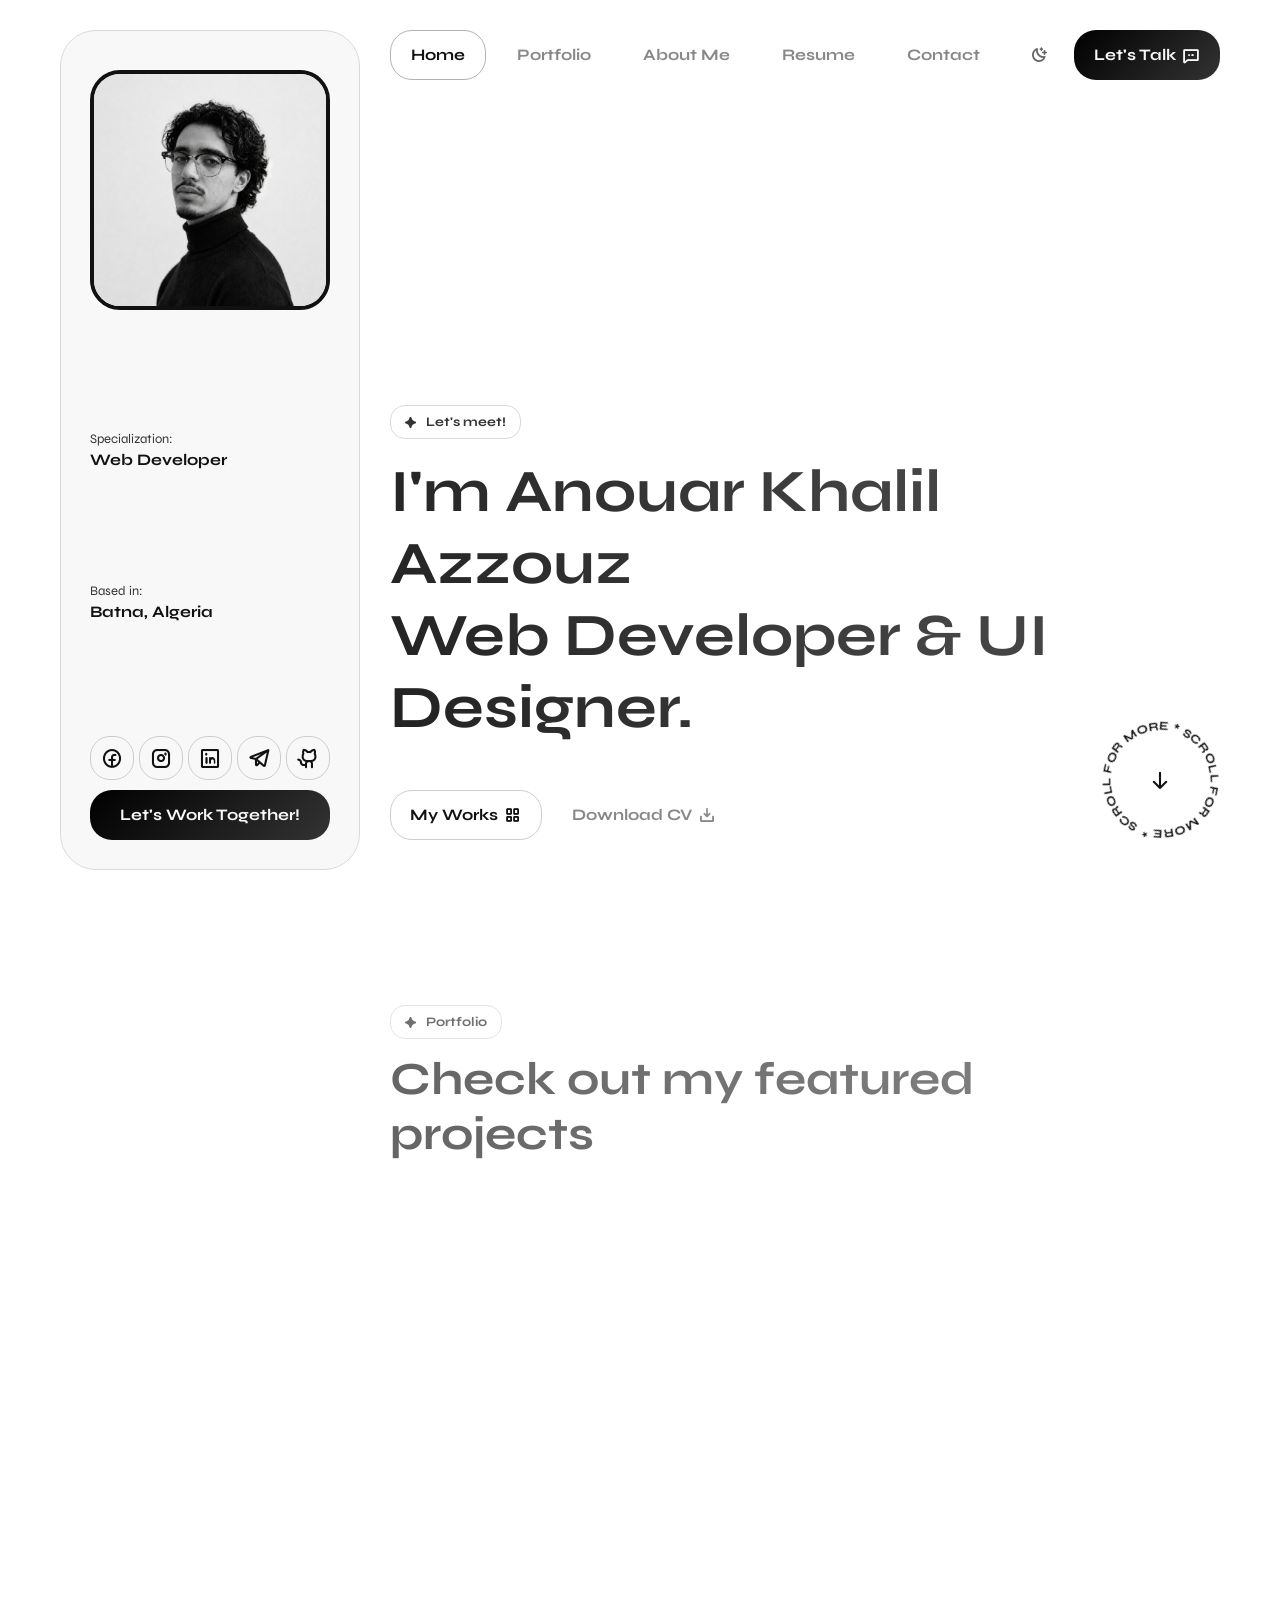
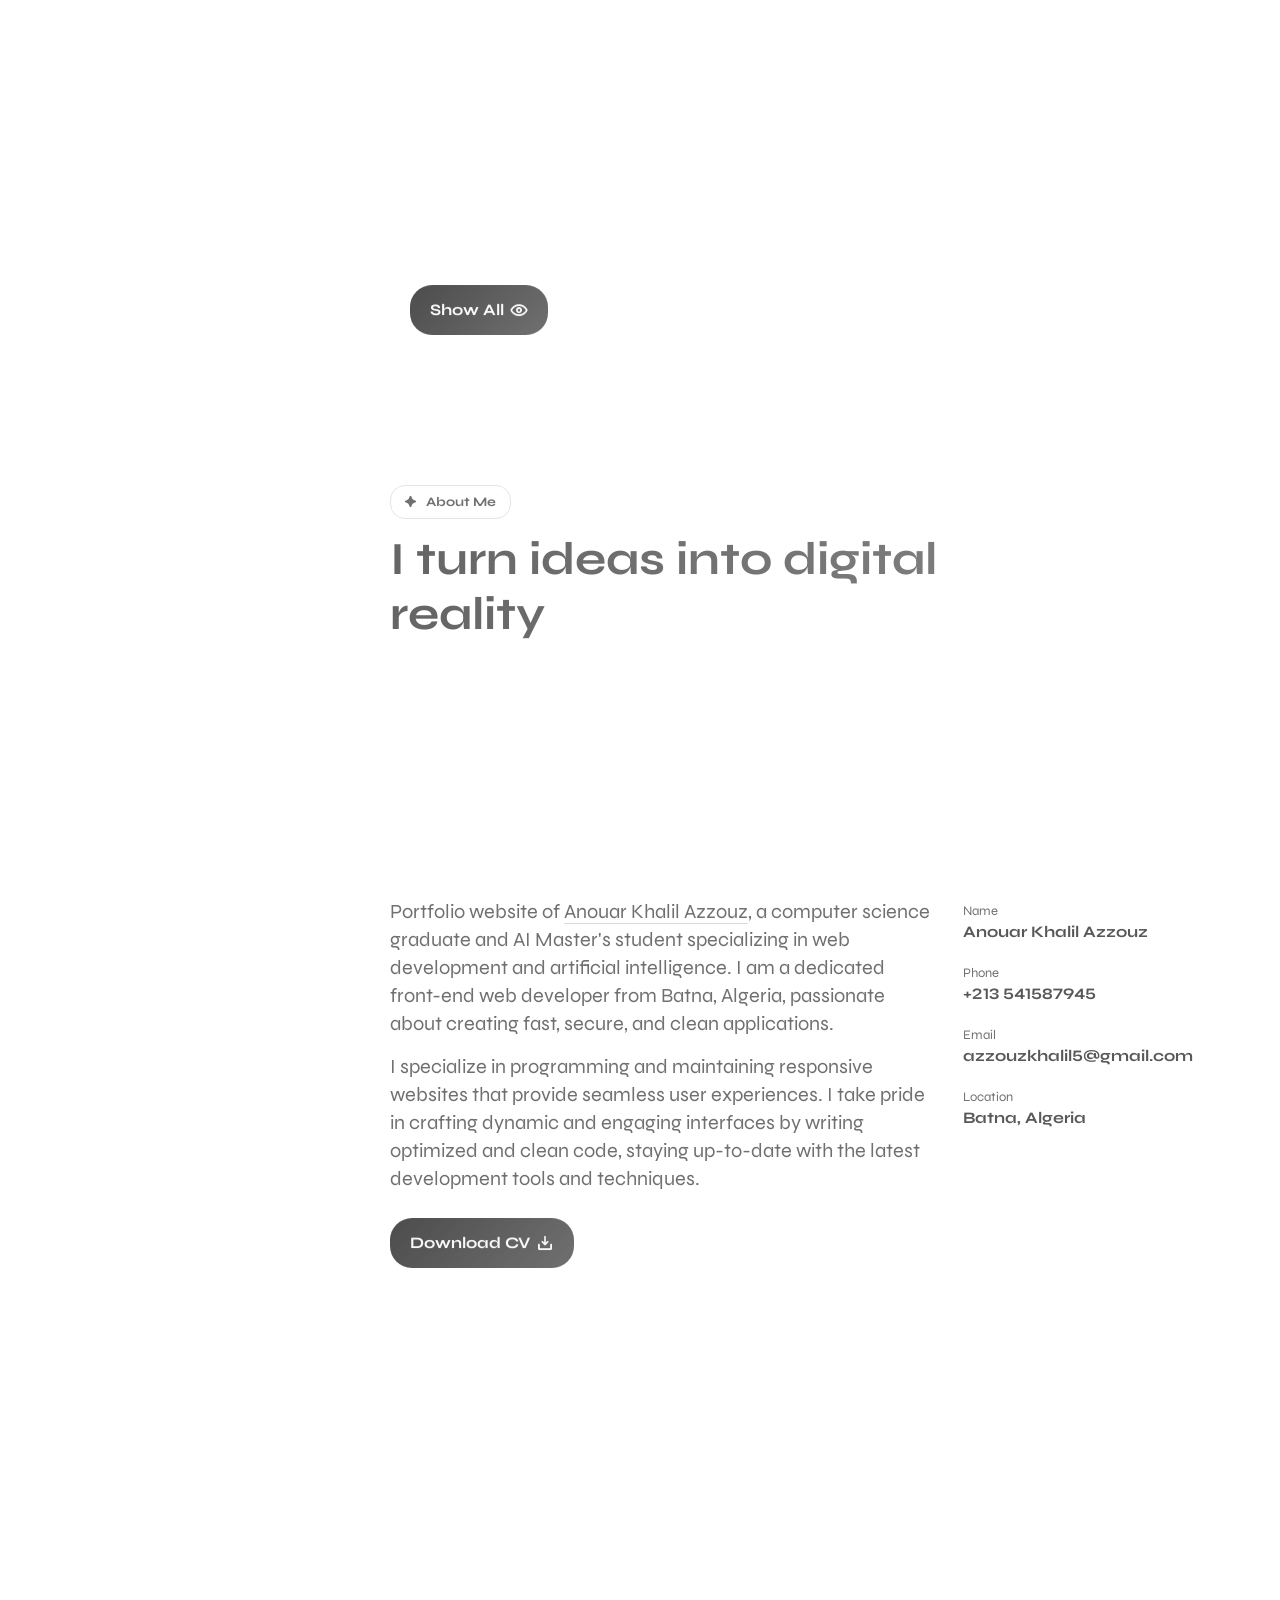
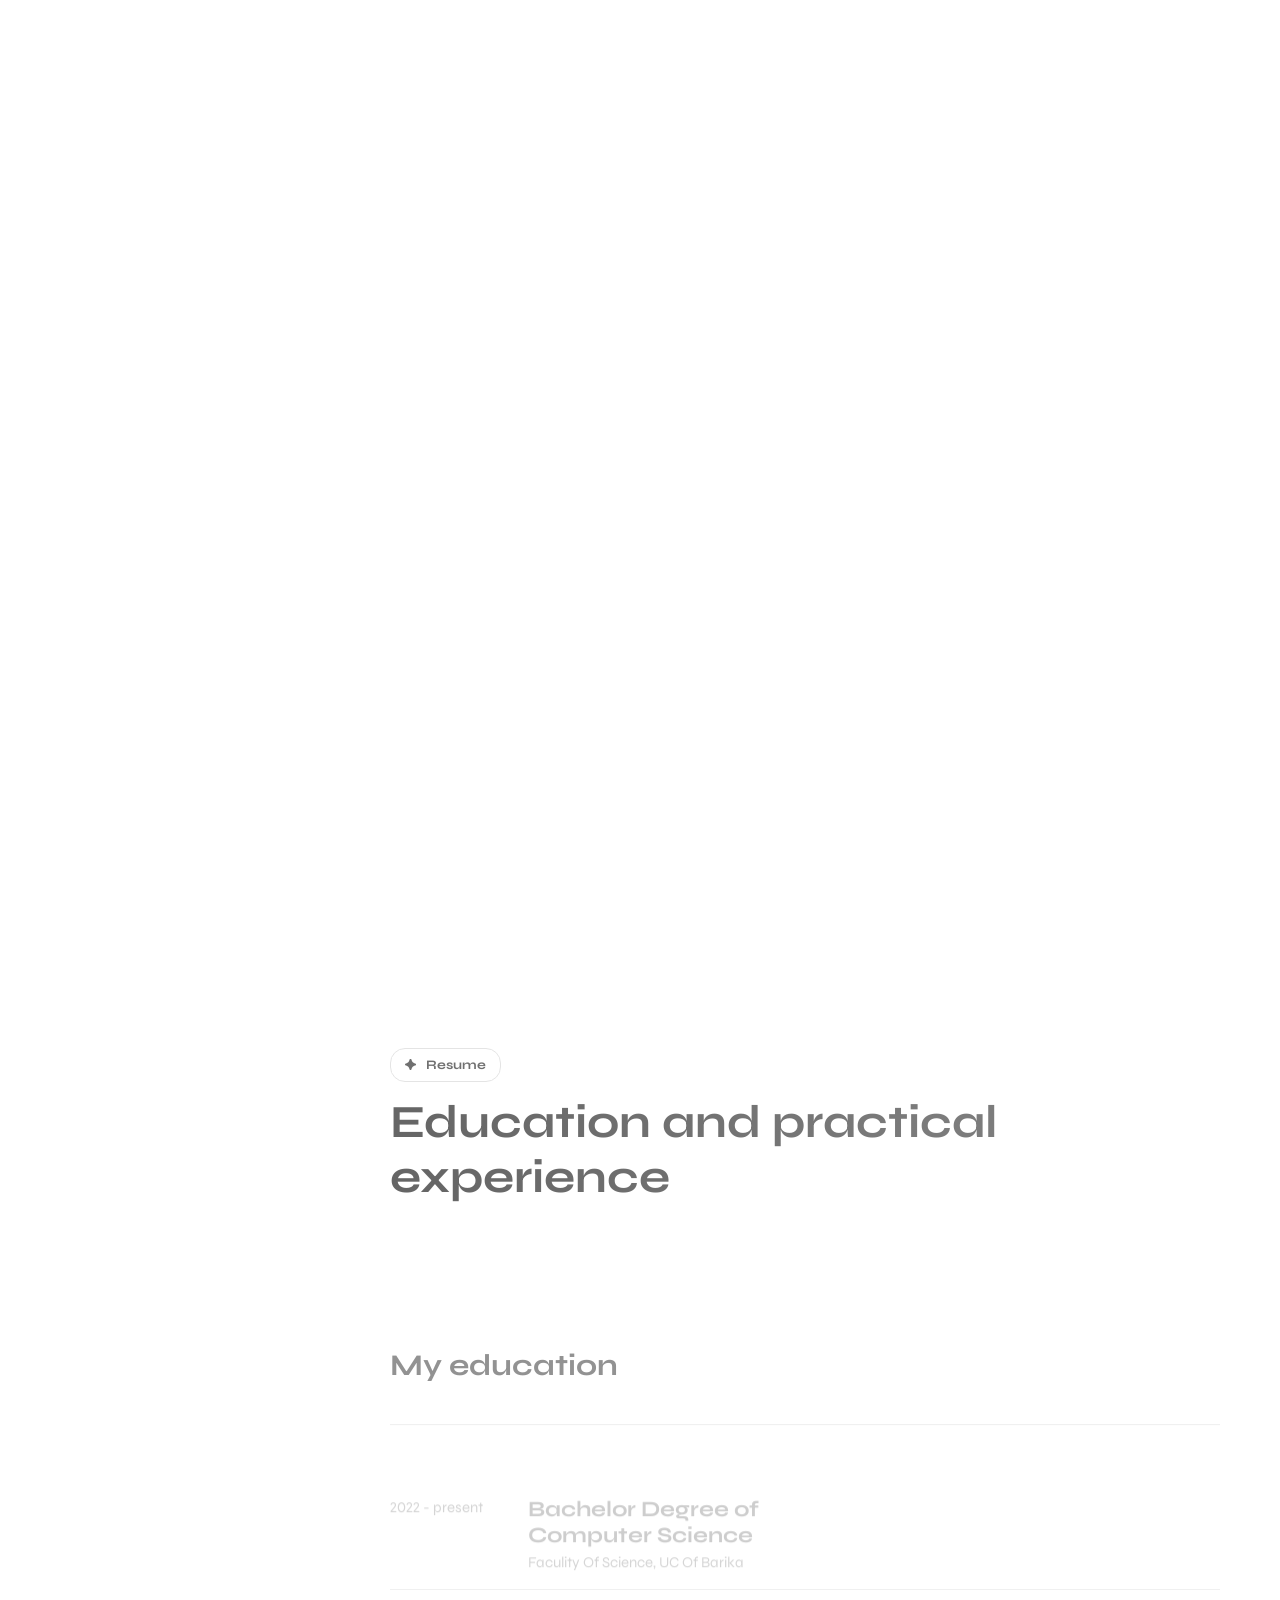
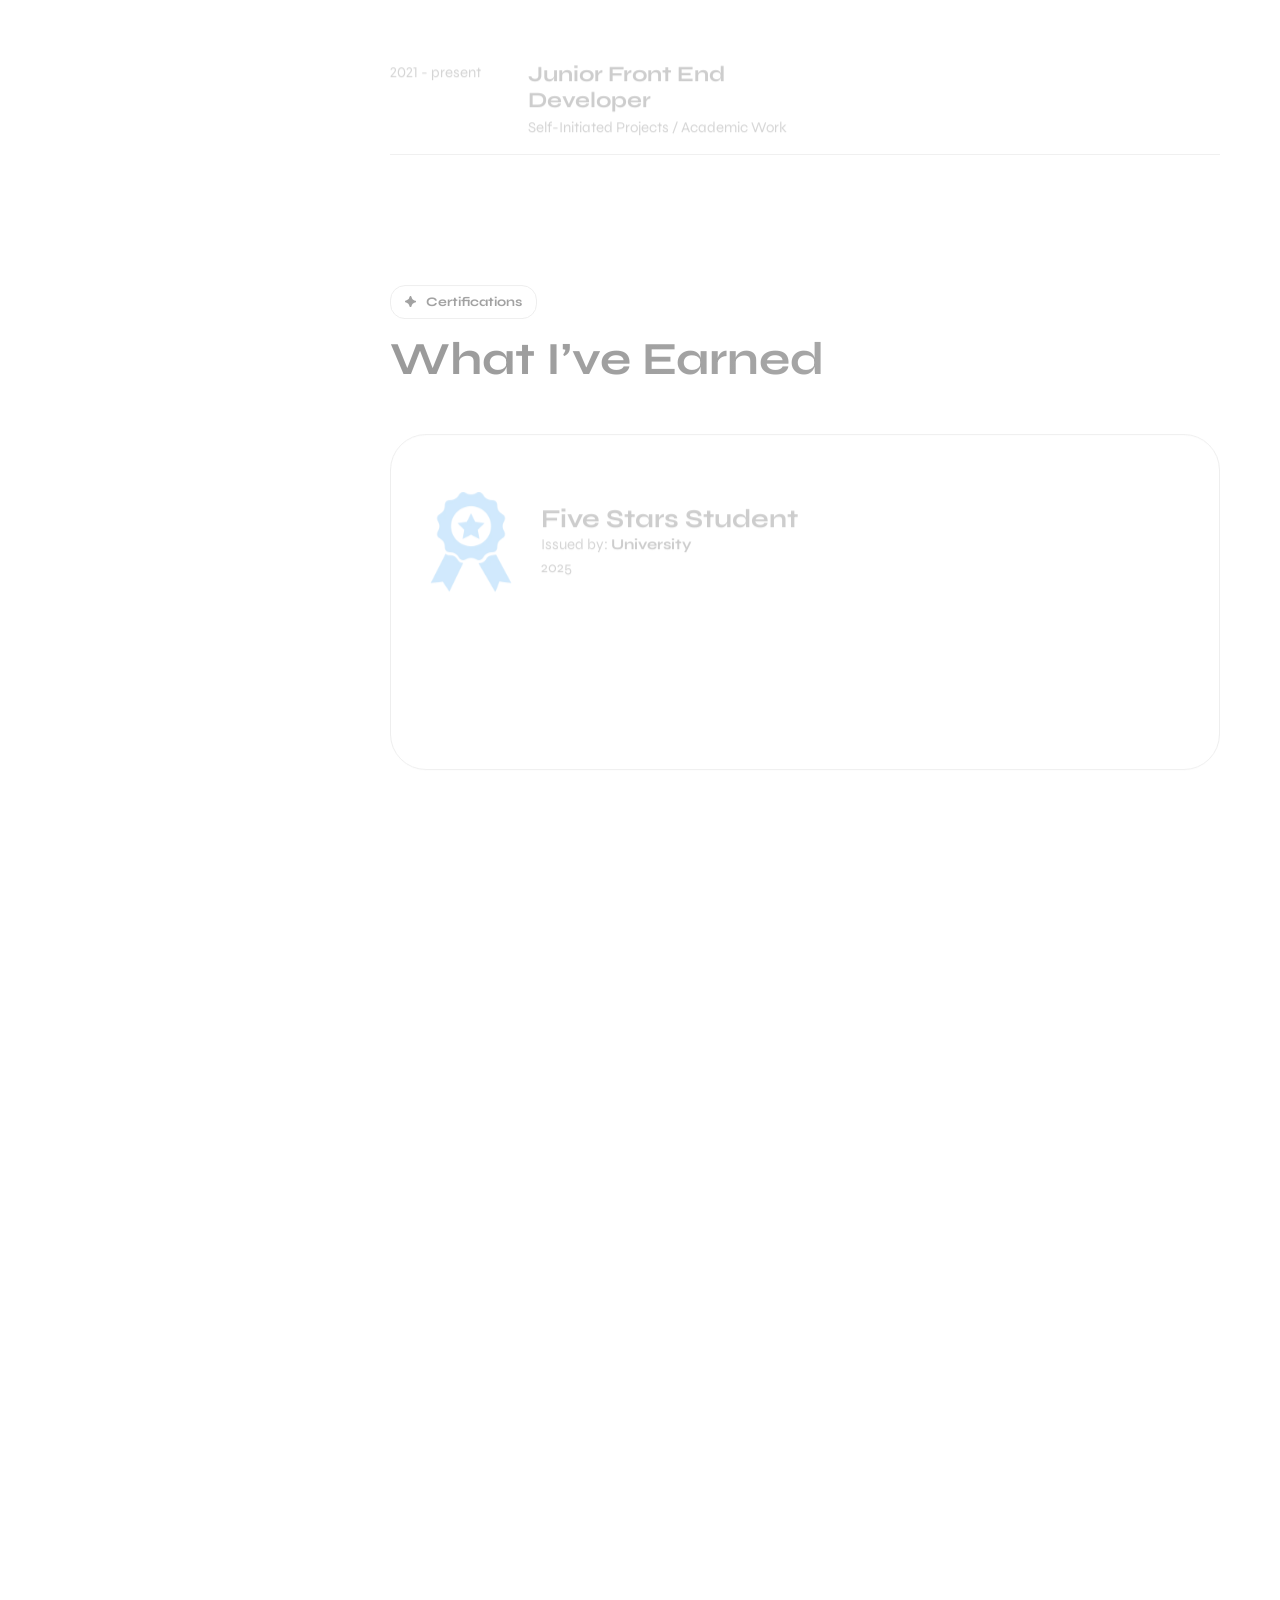
<file: index.html>
<!DOCTYPE html>
<html lang="en" dir="ltr">
  <head>
    <meta charset="UTF-8" />

    <!-- Page Title -->
    <title>Anouar Khalil Azzouz</title>

    <!-- Page Icon -->
    <link rel="icon" href="/favicon.png" type="image/png" />

    <!-- Viewport Meta-->
    <meta http-equiv="X-UA-Compatible" content="IE=edge" />
    <meta
      name="viewport"
      content="width=device-width, initial-scale=1, maximum-scale=1"
    />
    <meta name="mobile-web-app-capable" content="yes" />
    <meta
      name="google-site-verification"
      content="oonqhAjTRq9hb4JPbHHqnruYHfbL46I64xNKysS7otI"
    />
    <meta
      name="description"
      content="Portfolio website of Anouar Khalil Azzouz, a computer science graduate and AI Master's student specializing in web development and artificial intelligence."
    />
    <meta
      name="keywords"
      content="Anouar Khalil Azzouz, portfolio, website, GitHub Pages, computer science, artificial intelligence, React, web developer, Batna, Algeria"
    />
    <!-- Preconnect to Google Fonts domains -->
    <link rel="preconnect" href="https://fonts.googleapis.com" />
    <link rel="preconnect" href="https://fonts.gstatic.com" crossorigin />

    <!-- Preload the stylesheet -->
    <link
      rel="preload"
      as="style"
      href="https://fonts.googleapis.com/css2?family=Syne:wght@400..800&display=swap"
    />

    <!-- Load the stylesheet non-blocking -->
    <link
      href="https://fonts.googleapis.com/css2?family=Syne:wght@400..800&display=swap"
      rel="stylesheet"
      media="all"
      onload="this.media='all'"
    />
    <noscript>
      <link
        href="https://fonts.googleapis.com/css2?family=Syne:wght@400..800&display=swap"
        rel="stylesheet"
      />
    </noscript>

    <!-- Template Styles Start -->
    <link rel="stylesheet" href="/css/loaders/loader.css" />
    <link rel="stylesheet" href="/css/plugins.css" />
    <link rel="stylesheet" href="/css/main.css" />

    <!-- Template Styles End -->

    <!-- Custom Browser Color Start -->
    <meta
      name="theme-color"
      media="(prefers-color-scheme: light)"
      content="#dcdce7"
    />
    <meta
      name="theme-color"
      media="(prefers-color-scheme: dark)"
      content="#111111"
    />
    <meta name="msapplication-navbutton-color" content="#111111" />
    <meta name="apple-mobile-web-app-capable" content="yes" />
    <meta
      name="apple-mobile-web-app-status-bar-style"
      content="black-translucent"
    />
    <!-- Custom Browser Color End -->
  </head>

  <body>
    <!-- Loader Start -->
    <div id="loader" class="loader">
      <div id="loaderContent" class="loader__content">
        <div class="loader__shadow"></div>
        <div class="loader__box"></div>
      </div>
    </div>
    <!-- Loader End -->

    <!-- Header Start -->
    <header id="header" class="header d-flex justify-content-between">
      <!-- Navigation Menu Start -->
      <div class="header__navigation">
        <nav id="menu" class="menu">
          <ul class="menu__list d-flex justify-content-start">
            <li class="menu__item">
              <a class="menu__link btn" href="#home">
                <span class="menu__caption">Home</span>
                <i class="ph-bold ph-house-simple"></i>
              </a>
            </li>
            <li class="menu__item">
              <a class="menu__link btn" href="#portfolio">
                <span class="menu__caption">Portfolio</span>
                <i class="ph-bold ph-squares-four"></i>
              </a>
            </li>
            <li class="menu__item">
              <a class="menu__link btn" href="#about">
                <span class="menu__caption">About Me</span>
                <i class="ph-bold ph-user"></i>
              </a>
            </li>
            <li class="menu__item">
              <a class="menu__link btn" href="#resume">
                <span class="menu__caption">Resume</span>
                <i class="ph-bold ph-article"></i>
              </a>
            </li>
            <li class="menu__item">
              <a class="menu__link btn" href="#contact">
                <span class="menu__caption">Contact</span>
                <i class="ph-bold ph-envelope"></i>
              </a>
            </li>
          </ul>
        </nav>
      </div>
      <!-- Navigation Menu End -->

      <!-- Header Controls Start -->
      <div class="header__controls d-flex justify-content-end">
        <button
          id="color-switcher"
          class="color-switcher header__switcher btn"
          type="button"
          role="switch"
          aria-label="light/dark mode"
          aria-checked="true"
        ></button>
        <a
          id="notify-trigger"
          class="header__trigger btn"
          href="mailto:azzouzkhalil5@gmail.com?subject=Message%20from%20your%20site"
        >
          <span class="trigger__caption">Let's Talk</span>
          <i class="ph-bold ph-chat-dots"></i>
        </a>
      </div>
      <!-- Header Controls End -->
    </header>
    <!-- Header End -->

    <!-- Avatar Side Block Start -->
    <div id="avatar" class="avatar">
      <div
        class="avatar__container d-flex flex-column justify-content-lg-between"
      >
        <!-- image and logo -->
        <div class="avatar__block">
          <div class="avatar__logo d-flex align-items-center"></div>
          <div class="avatar__image">
            <img
              src="img/avatars/myPic.webp"
              alt="Braxton - Personal Portfolio & Resume HTML Template Avatar"
            />
          </div>
        </div>
        <!-- data caption #1 -->
        <div class="avatar__block">
          <h6>
            <small class="top">Specialization:</small>
            Web Developer
          </h6>
        </div>
        <!-- data caption #2 -->
        <div class="avatar__block">
          <h6>
            <small class="top">Based in:</small>
            Batna, Algeria
          </h6>
        </div>
        <!-- socials and CTA button -->
        <div class="avatar__block">
          <div class="avatar__socials">
            <ul class="socials-square d-flex justify-content-between">
              <li class="socials-square__item">
                <a
                  class="socials-square__link btn"
                  href="https://www.facebook.com/anwrk.azz"
                  target="_blank"
                  ><i class="ph-bold ph-facebook-logo"></i
                ></a>
              </li>
              <li class="socials-square__item">
                <a
                  class="socials-square__link btn"
                  href="https://www.instagram.com/https.khalil.io/"
                  target="_blank"
                  ><i class="ph-bold ph-instagram-logo"></i
                ></a>
              </li>
              <li class="socials-square__item">
                <a
                  class="socials-square__link btn"
                  href="https://www.linkedin.com/in/anwrk/"
                  target="_blank"
                  ><i class="ph-bold ph-linkedin-logo"></i>
                </a>
              </li>
              <li class="socials-square__item">
                <a
                  class="socials-square__link btn"
                  href="https://t.me/Anwr4k"
                  target="_blank"
                  ><i class="ph-bold ph-telegram-logo"></i
                ></a>
              </li>
              <li class="socials-square__item">
                <a
                  class="socials-square__link btn"
                  href="https://github.com/Anwrk"
                  target="_blank"
                  ><i class="ph-bold ph-github-logo"></i
                ></a>
              </li>
            </ul>
          </div>
          <div class="avatar__btnholder">
            <a
              class="btn btn-default btn-fullwidth btn-hover btn-hover-accent"
              href="#contact"
              target="_blank"
            >
              <span class="btn-caption">Let's Work Together!</span>
            </a>
          </div>
        </div>
      </div>
    </div>
    <!-- Avatar Side Block End -->

    <!-- Page Content Start -->
    <div id="content" class="content">
      <div class="content__wrapper">
        <!-- Intro Section Start -->
        <section id="home" class="main intro">
          <!-- Headline Start -->
          <div
            id="headline"
            class="headline d-flex align-items-start flex-column"
          >
            <p class="headline__subtitle animate-headline">
              <svg
                xmlns="http://www.w3.org/2000/svg"
                x="0px"
                y="0px"
                width="13px"
                height="13px"
                viewBox="0 0 13 13"
                fill="currentColor"
              >
                <path
                  fill="currentColor"
                  d="M5.6,12.6c-0.5-0.8-0.7-2.4-1.7-3.5c-1-1-2.7-1.2-3.5-1.7C-0.1,7-0.1,6,0.4,5.6c0.8-0.5,2.3-0.6,3.5-1.8
                  C5,2.8,5.1,1.2,5.6,0.4C6-0.1,7-0.1,7.4,0.4c0.5,0.8,0.7,2.4,1.8,3.5c1.2,1.2,2.6,1.2,3.5,1.7c0.6,0.4,0.6,1.4,0,1.7
                  C11.8,7.9,10.2,8,9.1,9.1c-1,1-1.2,2.7-1.7,3.5C7,13.1,6,13.1,5.6,12.6z"
                />
              </svg>
              <span>Let's meet!</span>
            </p>
            <h1 class="headline__title animate-headline">
              I'm Anouar Khalil Azzouz<br />
              Web Developer & UI Designer.
            </h1>
            <div class="headline__btnholder d-flex flex-column flex-sm-row">
              <a
                class="btn mobile-vertical btn-default btn-hover btn-hover-accent-mobile animate-headline"
                href="#portfolio"
              >
                <span class="btn-caption">My Works</span>
                <i class="ph-bold ph-squares-four"></i>
              </a>
              <a
                class="btn mobile-vertical btn-default btn-hover btn-hover-outline-mobile animate-headline"
                href="soon.html"
              >
                <span class="btn-caption">Download CV</span>
                <i class="ph-bold ph-download-simple"></i>
              </a>
            </div>
          </div>
          <!-- Headline End -->

          <!-- Scroll Button Start -->
          <div class="rotating-btn">
            <a href="#portfolio" class="rotating-btn__link slide-down">
              <!-- SVG rotating text -->
              <svg
                version="1.1"
                xmlns="http://www.w3.org/2000/svg"
                xmlns:xlink="http://www.w3.org/1999/xlink"
                x="0px"
                y="0px"
                viewBox="0 0 120 120"
                style="enable-background: new 0 0 120 120"
                xml:space="preserve"
                class="animate-rotation"
                data-value="360"
              >
                <defs>
                  <path
                    id="textPath"
                    d="M110,59.5c0,27.6-22.4,50-50,50s-50-22.4-50-50s22.4-50,50-50S110,31.9,110,59.5z"
                  />
                </defs>
                <g>
                  <use xlink:href="#textPath" fill="none"></use>
                  <text>
                    <!-- button text here!!! -->
                    <textPath xlink:href="#textPath">
                      Scroll for More * Scroll for More *
                    </textPath>
                  </text>
                </g>
              </svg>
              <!-- arrow icon -->
              <i class="ph-bold ph-arrow-down"></i>
            </a>
          </div>
          <!-- Scroll Button End -->
        </section>
        <!-- Intro Section End -->

        <!-- Portfolio Section Start -->
        <section id="portfolio" class="inner inner-first portfolio">
          <!-- Content Block - H2 Section Title Start -->
          <div class="content__block section-grid-title">
            <p class="h2__subtitle animate-in-up">
              <svg
                xmlns="http://www.w3.org/2000/svg"
                x="0px"
                y="0px"
                width="13px"
                height="13px"
                viewBox="0 0 13 13"
                fill="currentColor"
              >
                <path
                  fill="currentColor"
                  d="M5.6,12.6c-0.5-0.8-0.7-2.4-1.7-3.5c-1-1-2.7-1.2-3.5-1.7C-0.1,7-0.1,6,0.4,5.6c0.8-0.5,2.3-0.6,3.5-1.8
                  C5,2.8,5.1,1.2,5.6,0.4C6-0.1,7-0.1,7.4,0.4c0.5,0.8,0.7,2.4,1.8,3.5c1.2,1.2,2.6,1.2,3.5,1.7c0.6,0.4,0.6,1.4,0,1.7
                  C11.8,7.9,10.2,8,9.1,9.1c-1,1-1.2,2.7-1.7,3.5C7,13.1,6,13.1,5.6,12.6z"
                />
              </svg>
              <span>Portfolio</span>
            </p>
            <h2 class="h2__title animate-in-up">
              Check out my featured projects
            </h2>
          </div>
          <!-- Content Block - H2 Section Title End -->

          <!-- Content Block - Works Gallery Start -->
          <div class="content__block grid-block">
            <div class="container-fluid px-0 inner__gallery">
              <div
                class="row gx-0 my-gallery"
                itemscope
                itemtype="http://schema.org/ImageGallery"
              >
                <!-- Works Gallery Single Item Start -->
                <figure
                  class="col-12 col-md-6 gallery__item grid-item animate-card-2"
                  itemprop="associatedMedia"
                  itemscope
                  itemtype="http://schema.org/ImageObject"
                >
                  <a
                    href="img/works/1400x1400_w01.webp"
                    data-image="img/works/1400x1400_w01.webp"
                    class="gallery__link"
                    itemprop="contentUrl"
                    data-size="1400x1400"
                  >
                    <img
                      src="img/works/800_w01-thumb.webp"
                      class="gallery__image"
                      itemprop="thumbnail"
                      alt="Image description"
                    />
                  </a>
                  <figcaption
                    class="gallery__descr"
                    itemprop="caption description"
                  >
                    <h5>Project</h5>
                    <div class="card__tags d-flex flex-wrap">
                      <span class="rounded-tag opposite">Front-end Dev</span>
                      <span class="rounded-tag opposite">ReactJs</span>
                    </div>
                    <p class="small">
                      Lorem ipsum dolor sit amet, consectetur adipisicing elit.
                      Facilis voluptatem vitae, vel itaque cumque harum dolore
                      ab nulla expedita provident natus nisi eveniet incidunt
                      quibusdam magni in quasi odio perspiciatis!
                    </p>
                  </figcaption>
                </figure>
                <!-- Works Gallery Single Item End -->

                <!-- Works Gallery Single Item Start -->
                <figure
                  class="col-12 col-md-6 gallery__item grid-item animate-card-2"
                  itemprop="associatedMedia"
                  itemscope
                  itemtype="http://schema.org/ImageObject"
                >
                  <a
                    href="img/works/1400x1400_w03.webp"
                    data-image="img/works/800_w03-thumb.webp"
                    class="gallery__link"
                    itemprop="contentUrl"
                    data-size="1400x1400"
                  >
                    <img
                      src="img/works/800_w03-thumb.webp"
                      class="gallery__image"
                      itemprop="thumbnail"
                      alt="Image description"
                    />
                  </a>
                  <figcaption
                    class="gallery__descr opposite"
                    itemprop="caption description"
                  >
                    <h5 class="opposite">Project</h5>
                    <div class="card__tags d-flex flex-wrap">
                      <span class="rounded-tag">Full Stack</span>
                      <span class="rounded-tag">Native</span>
                    </div>
                    <p class="small">
                      Lorem ipsum dolor sit amet, consectetur adipisicing elit.
                      Distinctio laboriosam nam quasi at veritatis suscipit
                      tenetur labore laudantium ipsum. Ducimus nisi velit,
                      labore aliquam asperiores commodi voluptate ipsa? Omnis,
                      expedita?
                    </p>
                  </figcaption>
                </figure>
                <!-- Works Gallery Single Item End -->

                <!-- Works Gallery Single Item Start -->
                <figure
                  class="col-12 col-md-6 gallery__item grid-item animate-card-2"
                  itemprop="associatedMedia"
                  itemscope
                  itemtype="http://schema.org/ImageObject"
                >
                  <a
                    href="img/works/1400x1400_w02.webp"
                    data-image="img/works/800_w02-thumb.webp"
                    class="gallery__link"
                    itemprop="contentUrl"
                    data-size="1400x1400"
                  >
                    <img
                      src="img/works/800_w02-thumb.webp"
                      class="gallery__image"
                      itemprop="thumbnail"
                      alt="Image description"
                    />
                  </a>
                  <figcaption
                    class="gallery__descr opposite"
                    itemprop="caption description"
                  >
                    <h5 class="opposite">Project</h5>
                    <div class="card__tags d-flex flex-wrap">
                      <span class="rounded-tag">Front-end dev</span>
                      <span class="rounded-tag">Native</span>
                    </div>
                    <p class="small">
                      Lorem ipsum dolor sit amet consectetur adipisicing elit.
                      Itaque fugiat id necessitatibus saepe nemo, nisi ea nulla
                      alias cumque. A aliquid eos eius iusto necessitatibus
                      ullam quibusdam distinctio nulla delectus!
                    </p>
                  </figcaption>
                </figure>
                <!-- Works Gallery Single Item End -->

                <!-- Works Gallery Single Item Start -->
                <figure
                  class="col-12 col-md-6 gallery__item grid-item animate-card-2"
                  itemprop="associatedMedia"
                  itemscope
                  itemtype="http://schema.org/ImageObject"
                >
                  <a
                    href="img/works/1400x1400_w04.webp"
                    data-image="img/works/800_w04-thumb.webp"
                    class="gallery__link"
                    itemprop="contentUrl"
                    data-size="1400x1400"
                  >
                    <img
                      src="img/works/800_w04-thumb.webp"
                      class="gallery__image"
                      itemprop="thumbnail"
                      alt="Image description"
                    />
                  </a>
                  <figcaption
                    class="gallery__descr"
                    itemprop="caption description"
                  >
                    <h5>Project</h5>
                    <div class="card__tags d-flex flex-wrap">
                      <span class="rounded-tag opposite">Ui Design</span>
                      <span class="rounded-tag opposite">Figma</span>
                    </div>
                    <p class="small">
                      Lorem ipsum dolor sit amet consectetur adipisicing elit.
                      Magni sit nesciunt blanditiis mollitia quaerat ducimus
                      placeat, vitae laudantium consequatur, impedit
                      necessitatibus amet reiciendis, beatae reprehenderit
                      veritatis molestias repellendus dolorem repudiandae!
                    </p>
                  </figcaption>
                </figure>
                <!-- Works Gallery Single Item End -->
              </div>
            </div>
          </div>
          <div class="btn-group about-descr__btnholder animate-in-up">
            <a
              class="btn extra mobile-vertical btn-default btn-hover btn-hover-accent"
              href="soon.html"
            >
              <span class="btn-caption">Show All</span>
              <i class="ph-bold ph-eye"></i>
            </a>
          </div>
          <!-- Content Block - Works Gallery End -->
        </section>
        <!-- Portfolio Section End -->

        <!-- About Section Start -->
        <section id="about" class="inner about">
          <!-- Content Block - H2 Section Title Start -->
          <div class="content__block section-grid-title">
            <p class="h2__subtitle animate-in-up">
              <svg
                xmlns="http://www.w3.org/2000/svg"
                x="0px"
                y="0px"
                width="13px"
                height="13px"
                viewBox="0 0 13 13"
                fill="currentColor"
              >
                <path
                  fill="currentColor"
                  d="M5.6,12.6c-0.5-0.8-0.7-2.4-1.7-3.5c-1-1-2.7-1.2-3.5-1.7C-0.1,7-0.1,6,0.4,5.6c0.8-0.5,2.3-0.6,3.5-1.8
                  C5,2.8,5.1,1.2,5.6,0.4C6-0.1,7-0.1,7.4,0.4c0.5,0.8,0.7,2.4,1.8,3.5c1.2,1.2,2.6,1.2,3.5,1.7c0.6,0.4,0.6,1.4,0,1.7
                  C11.8,7.9,10.2,8,9.1,9.1c-1,1-1.2,2.7-1.7,3.5C7,13.1,6,13.1,5.6,12.6z"
                />
              </svg>
              <span>About Me</span>
            </p>
            <h2 class="h2__title animate-in-up">
              I turn ideas into digital reality
            </h2>
          </div>
          <!-- Content Block - H2 Section Title End -->

          <!-- Content Block - Achievements Start -->
          <div class="content__block grid-block">
            <div
              class="achievements d-flex flex-column flex-md-row align-items-md-stretch"
            >
              <!-- achievements single item -->
              <div
                class="achievements__item d-flex flex-column grid-item animate-card-3"
              >
                <div class="achievements__card">
                  <p class="achievements__number">2+</p>
                  <p class="achievements__descr">Years of experience</p>
                </div>
              </div>
              <!-- achievements single item -->
              <div
                class="achievements__item d-flex flex-column grid-item animate-card-3"
              >
                <div class="achievements__card">
                  <p class="achievements__number">10+</p>
                  <p class="achievements__descr">Projects done</p>
                </div>
              </div>
            </div>
          </div>
          <!-- Content Block - Achievements End -->

          <!-- Content Block - About Me Data Start -->
          <div class="content__block grid-block block-large">
            <div class="container-fluid p-0">
              <div class="row g-0 justify-content-between">
                <!-- About Me Description Start -->
                <div
                  class="col-12 col-xl-8 grid-item about-descr"
                  data-nosnippet
                >
                  <p class="about-descr__text animate-in-up" data-nosnippet>
                    Portfolio website of
                    <a href="#0" class="text-link">Anouar Khalil Azzouz</a>, a
                    computer science graduate and AI Master's student
                    specializing in web development and artificial intelligence.
                    I am a dedicated front-end web developer from Batna,
                    Algeria, passionate about creating fast, secure, and clean
                    applications.
                  </p>
                  <p class="about-descr__text animate-in-up" data-nosnippet>
                    I specialize in programming and maintaining responsive
                    websites that provide seamless user experiences. I take
                    pride in crafting dynamic and engaging interfaces by writing
                    optimized and clean code, staying up-to-date with the latest
                    development tools and techniques.
                  </p>
                  <div class="btn-group about-descr__btnholder animate-in-up">
                    <a
                      class="btn mobile-vertical btn-default btn-hover btn-hover-accent"
                      href="soon.html"
                    >
                      <span class="btn-caption">Download CV</span>
                      <i class="ph-bold ph-download-simple"></i>
                    </a>
                  </div>
                </div>
                <!-- About Me Description End -->

                <!-- About Me Information Start -->
                <div class="col-12 col-xl-4 grid-item about-info">
                  <div class="about-info__item animate-in-up">
                    <h6>
                      <small class="top">Name</small>
                      Anouar Khalil Azzouz
                    </h6>
                  </div>
                  <div class="about-info__item animate-in-up">
                    <h6>
                      <small class="top">Phone</small>
                      <a class="text-link-bold" href="tel:+213 541587945"
                        >+213 541587945</a
                      >
                    </h6>
                  </div>
                  <div class="about-info__item animate-in-up">
                    <h6>
                      <small class="top">Email</small>
                      <a
                        class="text-link-bold"
                        href="mailto:azzouzkhalil5@gmail.com"
                        >azzouzkhalil5@gmail.com</a
                      >
                    </h6>
                  </div>
                  <div class="about-info__item animate-in-up">
                    <h6>
                      <small class="top">Location</small>
                      <a
                        class="text-link-bold"
                        href="https://maps.app.goo.gl/cYp5aUqWQzPMVqW56"
                        target="_blank"
                        >Batna, Algeria</a
                      >
                    </h6>
                  </div>
                </div>
                <!-- About Me Information End -->
              </div>
            </div>
          </div>
          <!-- Content Block - About Me Data End -->

          <!-- Content Block - Services Start -->
          <div class="content__block grid-block">
            <div class="container-fluid p-0">
              <div class="row g-0 align-items-stretch cards">
                <!-- services cards grid single item -->
                <div
                  class="col-12 col-md-6 cards__item grid-item animate-card-2"
                >
                  <div class="cards__card d-flex flex-column">
                    <div class="cards__descr">
                      <h4 class="cards__title animate-in-up">
                        Web<br />development
                      </h4>
                      <div class="cards__tags d-flex flex-wrap animate-in-up">
                        <span class="rounded-tag tag-outline">Frontend</span>
                        <span class="rounded-tag tag-outline">Backend</span>
                        <span class="rounded-tag tag-outline"
                          >Performance Optimization</span
                        >
                      </div>
                      <p class="small cards__text animate-in-up">
                        I work with HTML, CSS, JS, ReactJs, Bootstrap, PHP, and
                        MySQL.
                      </p>
                    </div>
                    <div class="cards__image d-flex animate-in-up">
                      <img
                        src="img/services/1200x900_s01.webp"
                        alt="Service/Feature Image"
                      />
                    </div>
                  </div>
                </div>
                <!-- services grid cards single item -->
                <div
                  class="col-12 col-md-6 cards__item grid-item animate-card-2"
                >
                  <div class="cards__card d-flex flex-column">
                    <div class="cards__descr">
                      <h4 class="cards__title animate-in-up">Web design</h4>
                      <div class="cards__tags d-flex flex-wrap animate-in-up">
                        <span class="rounded-tag tag-outline">UI/UX</span>
                        <span class="rounded-tag tag-outline"
                          >Responsive Design</span
                        >
                        <span class="rounded-tag tag-outline"
                          >Accessibility</span
                        >
                      </div>
                      <p class="small cards__text animate-in-up">
                        I use Figma, Adobe XD, Sketch, Canva, Webflow.
                      </p>
                    </div>
                    <div class="cards__image d-flex animate-in-up">
                      <img
                        src="img/services/1200x900_s02.webp"
                        alt="Service/Feature Image"
                      />
                    </div>
                  </div>
                </div>
                <!-- services grid cards single item -->
                <div
                  class="col-12 col-md-6 cards__item grid-item animate-card-2"
                >
                  <div class="cards__card d-flex flex-column">
                    <div class="cards__descr">
                      <h4 class="cards__title animate-in-up">
                        Problem solving
                      </h4>
                      <div class="cards__tags d-flex flex-wrap animate-in-up">
                        <span class="rounded-tag tag-outline">DSA</span>
                        <span class="rounded-tag tag-outline"
                          >Optimization</span
                        >
                        <span class="rounded-tag tag-outline">Debugging</span>
                      </div>
                      <p class="small cards__text animate-in-up">
                        Algorithm practice, coding challenges, debugging
                        strategies, and optimization techniques.
                      </p>
                    </div>
                    <div class="cards__image d-flex">
                      <img
                        src="img/services/1200x900_s03.webp"
                        alt="Service/Feature Image"
                      />
                    </div>
                  </div>
                </div>
                <!-- services grid cards single item -->
                <div
                  class="col-12 col-md-6 cards__item grid-item animate-card-2"
                >
                  <div class="cards__card d-flex flex-column">
                    <div class="cards__descr">
                      <h4 class="cards__title animate-in-up">
                        Continuous<br />Learning
                      </h4>
                      <div class="cards__tags d-flex flex-wrap animate-in-up">
                        <span class="rounded-tag tag-outline"
                          >Skill Development</span
                        >
                        <span class="rounded-tag tag-outline"
                          >Adaptability</span
                        >
                      </div>
                      <p class="small cards__text animate-in-up">
                        I take online courses, read technical blogs, work on
                        coding projects, and network within the industry.
                      </p>
                    </div>
                    <div class="cards__image d-flex animate-in-up">
                      <img
                        src="img/services/1200x900_s04.webp"
                        alt="Service/Feature Image"
                      />
                    </div>
                  </div>
                </div>
              </div>
            </div>
          </div>
          <!-- Content Block - Services End -->
        </section>
        <!-- About Section End -->

        <!-- Resume Section Start -->
        <section id="resume" class="inner resume">
          <!-- Content Block - H2 Section Title Start -->
          <div class="content__block block-large">
            <p class="h2__subtitle animate-in-up">
              <svg
                xmlns="http://www.w3.org/2000/svg"
                x="0px"
                y="0px"
                width="13px"
                height="13px"
                viewBox="0 0 13 13"
                fill="currentColor"
              >
                <path
                  fill="currentColor"
                  d="M5.6,12.6c-0.5-0.8-0.7-2.4-1.7-3.5c-1-1-2.7-1.2-3.5-1.7C-0.1,7-0.1,6,0.4,5.6c0.8-0.5,2.3-0.6,3.5-1.8
                  C5,2.8,5.1,1.2,5.6,0.4C6-0.1,7-0.1,7.4,0.4c0.5,0.8,0.7,2.4,1.8,3.5c1.2,1.2,2.6,1.2,3.5,1.7c0.6,0.4,0.6,1.4,0,1.7
                  C11.8,7.9,10.2,8,9.1,9.1c-1,1-1.2,2.7-1.7,3.5C7,13.1,6,13.1,5.6,12.6z"
                />
              </svg>
              <span>Resume</span>
            </p>
            <h2 class="h2__title animate-in-up">
              Education and practical experience
            </h2>
          </div>
          <!-- Content Block - H2 Section Title End -->

          <!-- Content Block - Education Start -->
          <div class="content__block block-large">
            <!-- H3 Block Start -->
            <div class="section-h3">
              <h3 class="h3__title animate-in-up">My education</h3>
            </div>
            <!-- H3 Block End -->

            <!-- Education Lines Start -->
            <div class="container-fluid p-0 resume-lines">
              <!-- education single item -->
              <div class="row g-0 resume-lines__item animate-in-up">
                <div class="col-12 col-md-2">
                  <span class="resume-lines__date animate-in-up"
                    >2022 - present</span
                  >
                </div>
                <div class="col-12 col-md-5">
                  <h5 class="resume-lines__title animate-in-up">
                    Bachelor Degree of Computer Science
                  </h5>
                  <p class="resume-lines__source animate-in-up">
                    Faculity Of Science, UC Of Barika
                  </p>
                </div>
              </div>
              <!-- education single item -->
              <div class="row g-0 resume-lines__item animate-in-up">
                <div class="col-12 col-md-2">
                  <span class="resume-lines__date animate-in-up"
                    >2021 - present</span
                  >
                </div>
                <div class="col-12 col-md-5">
                  <h5 class="resume-lines__title animate-in-up">
                    Junior Front End Developer
                  </h5>
                  <p class="resume-lines__source animate-in-up">
                    Self-Initiated Projects / Academic Work
                  </p>
                </div>
              </div>
            </div>
            <!-- Education Lines End -->
          </div>
          <!-- Content Block - Education End -->

          <!-- Content Block - H2 Block Start -->
          <div class="content__block section-title">
            <p class="h2__subtitle animate-in-up">
              <svg
                xmlns="http://www.w3.org/2000/svg"
                x="0px"
                y="0px"
                width="13px"
                height="13px"
                viewBox="0 0 13 13"
                fill="currentColor"
              >
                <path
                  fill="currentColor"
                  d="M5.6,12.6c-0.5-0.8-0.7-2.4-1.7-3.5c-1-1-2.7-1.2-3.5-1.7C-0.1,7-0.1,6,0.4,5.6c0.8-0.5,2.3-0.6,3.5-1.8
                  C5,2.8,5.1,1.2,5.6,0.4C6-0.1,7-0.1,7.4,0.4c0.5,0.8,0.7,2.4,1.8,3.5c1.2,1.2,2.6,1.2,3.5,1.7c0.6,0.4,0.6,1.4,0,1.7
                  C11.8,7.9,10.2,8,9.1,9.1c-1,1-1.2,2.7-1.7,3.5C7,13.1,6,13.1,5.6,12.6z"
                />
              </svg>
              <span>Certifications</span>
            </p>
            <h2 class="h2__title animate-in-up">What I’ve Earned</h2>
          </div>
          <!-- Content Block - H2 Block End -->

          <!-- Content Block - Certifications Slider Start -->
          <div class="content__block">
            <!-- Certifications Slider Start -->
            <div class="certifications-slider">
              <!-- slider main container -->
              <div class="swiper-certifications">
                <!-- additional required wrapper -->
                <div class="swiper-wrapper">
                  <!-- slides -->
                  <div class="swiper-slide">
                    <div class="certifications-card animate-in-up">
                      <div
                        class="certifications-card__tauthor d-flex animate-in-up"
                      >
                        <div class="tauthor__avatar">
                          <img
                            src="img/logo/award_logo.webp"
                            alt="Certificate"
                          />
                        </div>
                        <div
                          class="tauthor__info d-flex flex-column justify-content-center"
                        >
                          <p class="tauthor__name">Five Stars Student</p>
                          <p class="tauthor__position">
                            Issued by:
                            <a href="#0" class="text-link-bold" target="_blank"
                              >University</a
                            >
                          </p>
                          <p class="tauthor__position">2025</p>
                        </div>
                      </div>
                      <div class="certifications-card__descr animate-in-up">
                        <p>
                          Earned a 5-star distinction in Computer Science as a
                          top-ranked student. Recognized for excellence in
                          academics, practical projects, and skill development.
                          Engaged in mobility training through MOOCs, alongside
                          active participation in student councils,
                          demonstrating strong dedication and commitment to
                          excellence.
                        </p>
                      </div>
                      <div class="certifications-card__btnholder animate-in-up">
                        <a
                          class="btn mobile-vertical btn-line btn-transparent slide-right"
                          href="soon.html"
                        >
                          <span class="btn-caption">View Certificate</span>
                          <i class="ph-bold ph-arrow-right"></i>
                        </a>
                      </div>
                    </div>
                  </div>
                  <div class="swiper-slide">
                    <div class="certifications-card animate-in-up">
                      <div
                        class="certifications-card__tauthor d-flex animate-in-up"
                      >
                        <div class="tauthor__avatar">
                          <img
                            src="img/logo/CS50x_logo.webp"
                            alt="Harvard University"
                          />
                        </div>
                        <div
                          class="tauthor__info d-flex flex-column justify-content-center"
                        >
                          <p class="tauthor__name">Computer Science</p>
                          <p class="tauthor__position">
                            Issued by:
                            <a href="#0" class="text-link-bold" target="_blank"
                              >Harvard University</a
                            >
                          </p>
                          <p class="tauthor__position">December 2024</p>
                        </div>
                      </div>
                      <div class="certifications-card__descr animate-in-up">
                        <p>
                          Successfully completed an intensive course covering C,
                          Python, SQL, web development, and algorithms.
                          Completed 10 problem sets and a final project,
                          demonstrating strong programming and problem-solving
                          skills.
                        </p>
                      </div>
                      <div class="certifications-card__btnholder animate-in-up">
                        <a
                          class="btn mobile-vertical btn-line btn-transparent slide-right"
                          href="#0"
                        >
                          <span class="btn-caption">View Certificate</span>
                          <i class="ph-bold ph-arrow-right"></i>
                        </a>
                      </div>
                    </div>
                  </div>
                  <div class="swiper-slide">
                    <div class="certifications-card animate-in-up">
                      <div
                        class="certifications-card__tauthor d-flex animate-in-up"
                      >
                        <div class="tauthor__avatar">
                          <img
                            src="img/logo/FCC_logo.webp"
                            alt="FreeCodeCamp"
                          />
                        </div>
                        <div
                          class="tauthor__info d-flex flex-column justify-content-center"
                        >
                          <p class="tauthor__name">Responsive Web Design</p>
                          <p class="tauthor__position">
                            Issued by:
                            <a href="#0" class="text-link-bold" target="_blank"
                              >FreeCodeCamp</a
                            >
                          </p>
                          <p class="tauthor__position">November 2023</p>
                        </div>
                      </div>
                      <div class="certifications-card__descr animate-in-up">
                        <p>
                          Completed 300 hours of coursework in HTML, CSS,
                          Flexbox, Grid, and responsive design. Built multiple
                          projects with a focus on accessibility, mobile-first
                          development, and best practices in modern web design.
                        </p>
                      </div>
                      <div class="certifications-card__btnholder animate-in-up">
                        <a
                          class="btn mobile-vertical btn-line btn-transparent slide-right"
                          href="#0"
                        >
                          <span class="btn-caption">View Certificate</span>
                          <i class="ph-bold ph-arrow-right"></i>
                        </a>
                      </div>
                    </div>
                  </div>
                  <div class="swiper-slide">
                    <div class="certifications-card animate-in-up">
                      <div
                        class="certifications-card__tauthor d-flex animate-in-up"
                      >
                        <div class="tauthor__avatar">
                          <img
                            src="img/logo/Sololearn_logo.webp"
                            alt="JavaScript Algorithms"
                          />
                        </div>
                        <div
                          class="tauthor__info d-flex flex-column justify-content-center"
                        >
                          <p class="tauthor__name">JavaScript Algorithms</p>
                          <p class="tauthor__position">
                            Issued by:
                            <a href="#0" class="text-link-bold" target="_blank"
                              >soloLearn</a
                            >
                          </p>
                          <p class="tauthor__position">March 2024</p>
                        </div>
                      </div>
                      <div class="certifications-card__descr animate-in-up">
                        <p>
                          Completed a course on JavaScript algorithms, mastering
                          recursion, sorting, searching, and data structures.
                          Gained expertise in Big O notation and wrote efficient
                          code to solve real-world challenges.
                        </p>
                      </div>
                      <div class="certifications-card__btnholder animate-in-up">
                        <a
                          class="btn mobile-vertical btn-line btn-transparent slide-right"
                          href="#0"
                        >
                          <span class="btn-caption">View Certificate</span>
                          <i class="ph-bold ph-arrow-right"></i>
                        </a>
                      </div>
                    </div>
                  </div>
                  <div class="swiper-slide">
                    <div class="certifications-card animate-in-up">
                      <div
                        class="certifications-card__tauthor d-flex animate-in-up"
                      >
                        <div class="tauthor__avatar">
                          <img
                            src="img/logo/EFSET_logo.webp"
                            alt="English Certificate"
                          />
                        </div>
                        <div
                          class="tauthor__info d-flex flex-column justify-content-center"
                        >
                          <p class="tauthor__name">English</p>
                          <p class="tauthor__position">
                            Issued by:
                            <a href="#0" class="text-link-bold" target="_blank"
                              >EFSET</a
                            >
                          </p>
                          <p class="tauthor__position">November 2024</p>
                        </div>
                      </div>
                      <div class="certifications-card__descr animate-in-up">
                        <p>
                          Earned an advanced English certificate with a score of
                          67/100. Achieved C2 in Reading, C1 in Listening and
                          Writing, and B2 in Speaking, demonstrating strong
                          comprehension and communication.
                        </p>
                      </div>
                      <div class="certifications-card__btnholder animate-in-up">
                        <a
                          class="btn mobile-vertical btn-line btn-transparent slide-right"
                          href="#0"
                        >
                          <span class="btn-caption">View Certificate</span>
                          <i class="ph-bold ph-arrow-right"></i>
                        </a>
                      </div>
                    </div>
                  </div>
                  <div class="swiper-slide">
                    <div class="certifications-card animate-in-up">
                      <div
                        class="certifications-card__tauthor d-flex animate-in-up"
                      >
                        <div class="tauthor__avatar">
                          <img
                            src="img/logo/openUni_logo.webp"
                            alt="Information Technology"
                          />
                        </div>
                        <div
                          class="tauthor__info d-flex flex-column justify-content-center"
                        >
                          <p class="tauthor__name">IT in everyday life</p>
                          <p class="tauthor__position">
                            Issued by:
                            <a href="#0" class="text-link-bold" target="_blank"
                              >The Open University</a
                            >
                          </p>
                          <p class="tauthor__position">February 2025</p>
                        </div>
                      </div>
                      <div class="certifications-card__descr animate-in-up">
                        <p>
                          Completed a course on IT's impact on communication,
                          work, and education. Explored accessibility, ethics,
                          and the digital divide, demonstrating a strong
                          understanding of technology’s societal role.
                        </p>
                      </div>
                      <div class="certifications-card__btnholder animate-in-up">
                        <a
                          class="btn mobile-vertical btn-line btn-transparent slide-right"
                          href="#0"
                        >
                          <span class="btn-caption">View Certificate</span>
                          <i class="ph-bold ph-arrow-right"></i>
                        </a>
                      </div>
                    </div>
                  </div>
                </div>
                <!-- navigation buttons -->
                <div
                  class="swiper-button-prev mxd-slider-btn-square mxd-slider-btn-square-prev animate-in-up"
                >
                  <a
                    class="btn btn-square btn-square-s btn-outline slide-left"
                    href="#0"
                  >
                    <i class="ph-bold ph-caret-left"></i>
                  </a>
                </div>
                <div
                  class="swiper-button-next mxd-slider-btn-square mxd-slider-btn-square-next animate-in-up"
                >
                  <a
                    class="btn btn-square btn-square-s btn-outline slide-right"
                    href="#0"
                  >
                    <i class="ph-bold ph-caret-right"></i>
                  </a>
                </div>
              </div>
            </div>
            <!-- Certifications Slider End -->
          </div>
          <!-- Content Block - Certifications Slider End -->
        </section>
        <!-- Resume Section End -->

        <!-- Contact Section Start -->
        <section id="contact" class="inner contact">
          <!-- Content Block - H2 Section Title Start -->
          <div class="content__block section-title">
            <p class="h2__subtitle animate-in-up">
              <svg
                xmlns="http://www.w3.org/2000/svg"
                x="0px"
                y="0px"
                width="13px"
                height="13px"
                viewBox="0 0 13 13"
                fill="currentColor"
              >
                <path
                  fill="currentColor"
                  d="M5.6,12.6c-0.5-0.8-0.7-2.4-1.7-3.5c-1-1-2.7-1.2-3.5-1.7C-0.1,7-0.1,6,0.4,5.6c0.8-0.5,2.3-0.6,3.5-1.8
                  C5,2.8,5.1,1.2,5.6,0.4C6-0.1,7-0.1,7.4,0.4c0.5,0.8,0.7,2.4,1.8,3.5c1.2,1.2,2.6,1.2,3.5,1.7c0.6,0.4,0.6,1.4,0,1.7
                  C11.8,7.9,10.2,8,9.1,9.1c-1,1-1.2,2.7-1.7,3.5C7,13.1,6,13.1,5.6,12.6z"
                />
              </svg>
              <span>Contact</span>
            </p>
            <h2 class="h2__title animate-in-up">
              Let's make something awesome together!
            </h2>
          </div>
          <!-- Content Block - H2 Section Title End -->

          <!-- Content Block - Contact Form Start -->
          <div class="content__block grid-block block-grid-large">
            <div class="form-container">
              <!-- Reply Messages Start -->
              <div class="form__reply centered text-center">
                <i class="ph-bold ph-smiley reply__icon"></i>
                <p class="reply__title">Done!</p>
                <span class="reply__text"
                  >Thanks for your message. I'll get back as soon as
                  possible.</span
                >
              </div>
              <!-- Reply Messages End -->

              <!-- Contact Form Start -->
              <form
                action="https://formspree.io/f/mlddkwdo"
                method="POST"
                class="form contact-form"
                id="contact-form"
              >
                <div class="container-fluid p-0">
                  <div class="row gx-0">
                    <div class="col-12 col-md-6 form__item animate-in-up">
                      <input
                        type="text"
                        name="name"
                        placeholder="Your Name*"
                        required
                      />
                    </div>
                    <div class="col-12 col-md-6 form__item animate-in-up">
                      <input
                        type="email"
                        name="email"
                        placeholder="Email Address*"
                        required
                      />
                    </div>
                    <div class="col-12 form__item animate-in-up">
                      <textarea
                        name="message"
                        placeholder="A Few Words*"
                        required
                      ></textarea>
                    </div>
                    <div class="col-12 form__item animate-in-up">
                      <button
                        class="btn btn-default btn-hover btn-hover-accent"
                        type="submit"
                      >
                        <span class="btn-caption">Send Message</span>
                        <i class="ph-bold ph-paper-plane-tilt"></i>
                      </button>
                    </div>
                  </div>
                </div>
              </form>
              <!-- Contact Form End -->
            </div>
          </div>
          <!-- Content Block - Contact Form End -->

          <!-- Content Block - Teaser Start -->
          <div class="content__block">
            <div class="teaser">
              <p class="teaser__text animate-in-up">Get In Touch</p>
            </div>
          </div>
          <!-- Content Block - Teaser End -->

          <!-- Content Block - Contact Data Start -->
          <div class="content__block">
            <div class="container-fluid p-0 contact-lines animate-in-up">
              <div class="row g-0 contact-lines__item">
                <!-- data item -->
                <div class="col-12 col-md-4 contact-lines__data">
                  <p class="contact-lines__title animate-in-up">Location</p>
                  <p class="contact-lines__text animate-in-up">
                    <a
                      class="text-link-bold"
                      href="https://maps.app.goo.gl/cYp5aUqWQzPMVqW56"
                      target="_blank"
                      >Batna, Algeria</a
                    >
                  </p>
                </div>
                <!-- data item -->
                <div class="col-12 col-md-4 contact-lines__data">
                  <p class="contact-lines__title animate-in-up">Phone</p>
                  <p class="contact-lines__text animate-in-up">
                    <a class="text-link-bold" href="tel:+213 541587945"
                      >+213 541587945</a
                    >
                  </p>
                </div>
                <!-- data item -->
                <div class="col-12 col-md-4 contact-lines__data">
                  <p class="contact-lines__title animate-in-up">Email</p>
                  <p class="contact-lines__text animate-in-up">
                    <a
                      class="text-link-bold"
                      href="mailto:azzouzkhalil5@gmail.com"
                      >azzouzkhalil5@gmail.com</a
                    >
                  </p>
                </div>
              </div>
            </div>
          </div>
          <!-- Content Block - Contact Data End -->
        </section>
        <!-- Contact Section End -->
      </div>
    </div>
    <!-- Page Content End -->

    <!-- Root element of PhotoSwipe. Must have class pswp. -->
    <div class="pswp" tabindex="-1" role="dialog" aria-hidden="true">
      <!-- Background of PhotoSwipe.
      It's a separate element, as animating opacity is faster than rgba(). -->
      <div class="pswp__bg"></div>

      <!-- Slides wrapper with overflow:hidden. -->
      <div class="pswp__scroll-wrap">
        <!-- Container that holds slides. PhotoSwipe keeps only 3 slides in DOM to save memory. -->
        <!-- don't modify these 3 pswp__item elements, data is added later on. -->
        <div class="pswp__container">
          <div class="pswp__item"></div>
          <div class="pswp__item"></div>
          <div class="pswp__item"></div>
        </div>

        <!-- Default (PhotoSwipeUI_Default) interface on top of sliding area. Can be changed. -->
        <div class="pswp__ui pswp__ui--hidden">
          <div class="pswp__top-bar">
            <!--  Controls are self-explanatory. Order can be changed. -->

            <div class="pswp__counter"></div>

            <button
              class="pswp__button pswp__button--close link-s"
              title="Close (Esc)"
            ></button>

            <button
              class="pswp__button pswp__button--share link-s"
              title="Share"
            ></button>

            <button
              class="pswp__button pswp__button--fs link-s"
              title="Toggle fullscreen"
            ></button>

            <button
              class="pswp__button pswp__button--zoom link-s"
              title="Zoom in/out"
            ></button>

            <!-- Preloader demo http://codepen.io/dimsemenov/pen/yyBWoR -->
            <!-- element will get class pswp__preloader-active when preloader is running -->
            <div class="pswp__preloader">
              <div class="pswp__preloader__icn">
                <div class="pswp__preloader__cut">
                  <div class="pswp__preloader__donut"></div>
                </div>
              </div>
            </div>
          </div>

          <div
            class="pswp__share-modal pswp__share-modal--hidden pswp__single-tap"
          >
            <div class="pswp__share-tooltip"></div>
          </div>

          <button
            class="pswp__button pswp__button--arrow--left link-s"
            title="Previous (arrow left)"
          ></button>

          <button
            class="pswp__button pswp__button--arrow--right link-s"
            title="Next (arrow right)"
          ></button>

          <div class="pswp__caption">
            <div class="pswp__caption__center"></div>
          </div>
        </div>
      </div>
    </div>

    <!-- Load Scripts Start -->
    <script src="js/libs.min.js"></script>
    <script src="js/app.js"></script>
    <script src="js/gallery-init.js"></script>
    <!-- Load Scripts End -->
  </body>
</html>
</file>
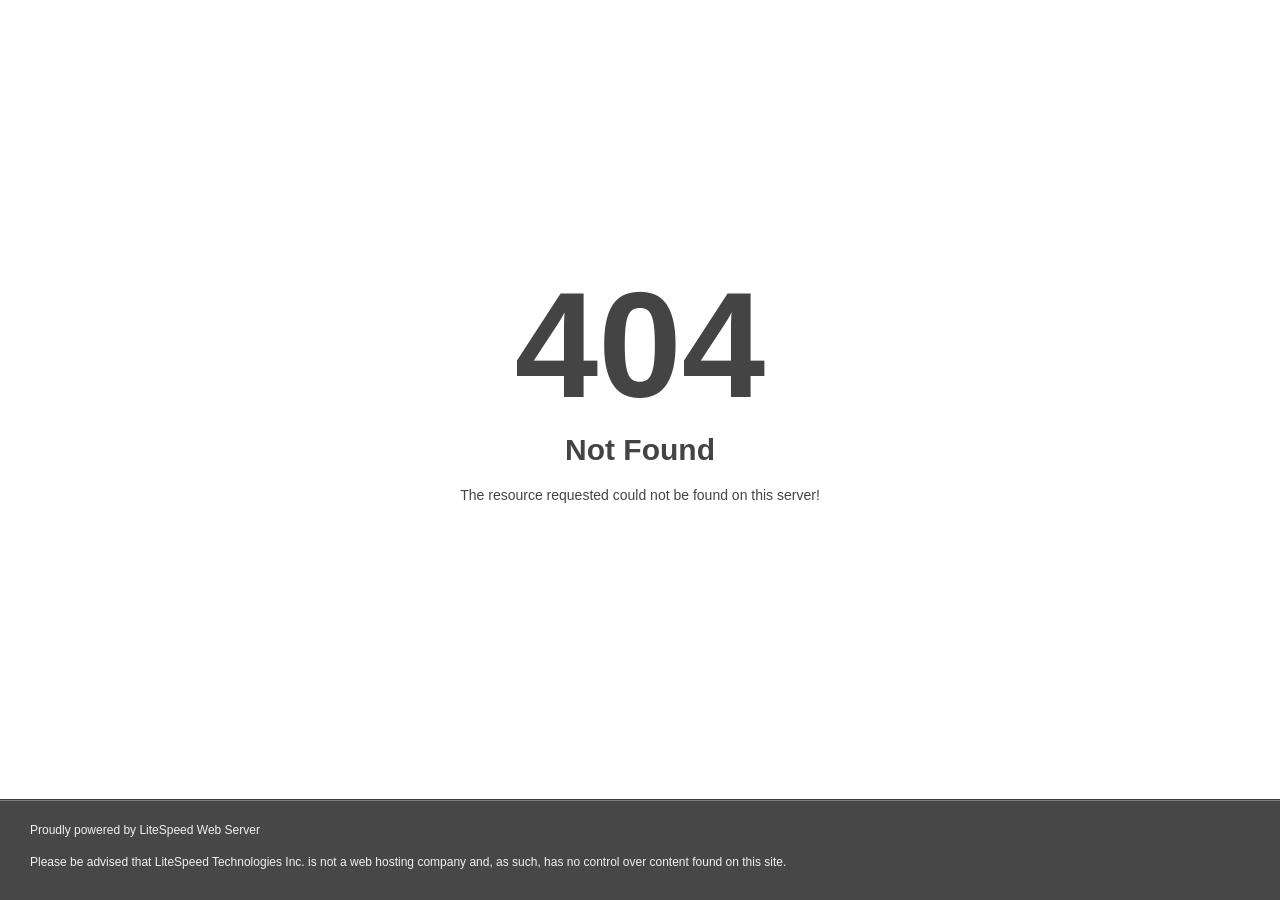
<file: img/preloader.html>
<!DOCTYPE html>
<html style="height:100%">
<head>
<meta name="viewport" content="width=device-width, initial-scale=1, shrink-to-fit=no" />
<title> 404 Not Found
</title><style>@media (prefers-color-scheme:dark){body{background-color:#000!important}}</style></head>
<body style="color: #444; margin:0;font: normal 14px/20px Arial, Helvetica, sans-serif; height:100%; background-color: #fff;">
<div style="height:auto; min-height:100%; ">     <div style="text-align: center; width:800px; margin-left: -400px; position:absolute; top: 30%; left:50%;">
        <h1 style="margin:0; font-size:150px; line-height:150px; font-weight:bold;">404</h1>
<h2 style="margin-top:20px;font-size: 30px;">Not Found
</h2>
<p>The resource requested could not be found on this server!</p>
</div></div><div style="color:#f0f0f0; font-size:12px;margin:auto;padding:0px 30px 0px 30px;position:relative;clear:both;height:100px;margin-top:-101px;background-color:#474747;border-top: 1px solid rgba(0,0,0,0.15);box-shadow: 0 1px 0 rgba(255, 255, 255, 0.3) inset;">
<br>Proudly powered by LiteSpeed Web Server<p>Please be advised that LiteSpeed Technologies Inc. is not a web hosting company and, as such, has no control over content found on this site.</p></div></body></html>
</file>
<file: css/loaders/loader.css>
:root {
  --_size: 1.6rem;
  --_font-default: "Syne", sans-serif;
  --_font-accent: "Syne", sans-serif;
  --_radius-s: 1.5rem;
  --_radius-m: 2.2rem;
  --_radius-l: 3rem;
  --_radius-xl: 3.6rem;
  --_animspeed-fast: 0.1s;
  --_animspeed-medium: 0.3s;
  --_animspeed-slow: 0.6s;
  --_animbezier: cubic-bezier(0.23, 0.65, 0.74, 1.09);
  /* light color scheme */
  --base--light: #e6ebf4;
  --base-tint--light: #ebf0f7;
  --base-shade--light: #bdc1c8;
  --accent--light: #aa70e0;
  --secondary--light: #7059e2;
  --secondary-rgba--light: rgba(112, 89, 226, 0.3);
  --stroke-controls--light: #a8b0c1;
  --stroke-controls-neutral--light: rgba(0, 0, 0, 0.3);
  --stroke-elements--light: #d1d5e0;
  --t-bright--light: #22232c;
  --t-medium--light: #424550;
  --t-muted--light: #666a79;
  --t-accent--light: #8f56cc;
  --t-secondary--light: #5d4ec4;
  --t-disabled--light: #717586;
  --t-placeholder--light: #969bb2;
  --base-opp--light: #111111;
  --t-opp-bright--light: #ebf0f7;
  --t-opp-medium--light: #c7c6d3;
  --t-opp-muted--light: #a1a1af;
  --gradient-one--light: #cec4ef;
  --gradient-two--light: #f5c5cd;
  --gradient-three--light: #ac8fe3;
  /* dark color scheme */
  --base--dark: #111111;
  --base-tint--dark: #161616;
  --base-shade--dark: #000000;
  --accent--dark: #e4b8bf;
  --secondary--dark: #cec4ef;
  --secondary-rgba--dark: rgba(206, 196, 239, 0.2);
  --stroke-controls--dark: #4b4b51;
  --stroke-controls-neutral--dark: rgba(255, 255, 255, 0.3);
  --stroke-elements--dark: #303033;
  --t-bright--dark: #e9e9f1;
  --t-medium--dark: #c7c6d3;
  --t-muted--dark: #a1a1af;
  --t-accent--dark: #e1bac5;
  --t-secondary--dark: #cec4ef;
  --t-disabled--dark: #8b8a91;
  --t-placeholder--dark: #58585e;
  --base-opp--dark: #fafafa;
  --t-opp-bright--dark: #121319;
  --t-opp-medium--dark: #626577;
  --t-opp-muted--dark: #717586;
  --gradient-one--dark: #a287d5;
  --gradient-two--dark: #e4b8bf;
  --gradient-three--dark: #8b6bc5;
  /* permanent colors */
  --per-base: #111111;
  --per-base-tint: #212121;
  --per-stroke-controls: rgba(255, 255, 255, 0.4);
  --t-per-bright-light: #ffffff;
  --t-per-medium-light: #f2f2f2;
  --t-per-muted-light: #c7c6d3;
  --t-per-bright-dark: #27293b;
  --t-per-medium-dark: #626577;
  --t-per-muted-dark: #717586;
}

@media only screen and (min-width: 1600px) {
  :root {
    --_radius-s: 1.7rem;
    --_radius-m: 2.6rem;
  }
}

/* defaults */
@media (prefers-color-scheme: light) {
  :root {
    --base: var(--base--light);
    --base-tint: var(--base-tint--light);
    --base-shade: var(--base-shade--light);
    --accent: var(--accent--light);
    --secondary: var(--secondary--light);
    --secondary-rgba: var(--secondary-rgba--light);
    --stroke-controls: var(--stroke-controls--light);
    --stroke-controls-neutral: var(--stroke-controls-neutral--light);
    --stroke-elements: var(--stroke-elements--light);
    --t-bright: var(--t-bright--light);
    --t-medium: var(--t-medium--light);
    --t-muted: var(--t-muted--light);
    --t-accent: var(--t-accent--light);
    --t-secondary: var(--t-secondary--light);
    --t-disabled: var(--t-disabled--light);
    --t-placeholder: var(--t-placeholder--light);
    --base-opp: var(--base-opp--light);
    --t-opp-bright: var(--t-opp-bright--light);
    --t-opp-medium: var(--t-opp-medium--light);
    --t-opp-muted: var(--t-opp-muted--light);
    --gradient-one: var(--gradient-one--light);
    --gradient-two: var(--gradient-two--light);
    --gradient-three: var(--gradient-three--light);
  }
}

@media (prefers-color-scheme: dark) {
  :root {
    --base: var(--base--dark);
    --base-tint: var(--base-tint--dark);
    --base-shade: var(--base-shade--dark);
    --accent: var(--accent--dark);
    --secondary: var(--secondary--dark);
    --secondary-rgba: var(--secondary-rgba--dark);
    --stroke-controls: var(--stroke-controls--dark);
    --stroke-controls-neutral: var(--stroke-controls-neutral--dark);
    --stroke-elements: var(--stroke-elements--dark);
    --t-bright: var(--t-bright--dark);
    --t-medium: var(--t-medium--dark);
    --t-muted: var(--t-muted--dark);
    --t-accent: var(--t-accent--dark);
    --t-secondary: var(--t-secondary--dark);
    --t-disabled: var(--t-disabled--dark);
    --t-placeholder: var(--t-placeholder--dark);
    --base-opp: var(--base-opp--dark);
    --t-opp-bright: var(--t-opp-bright--dark);
    --t-opp-medium: var(--t-opp-medium--dark);
    --t-opp-muted: var(--t-opp-muted--dark);
    --gradient-one: var(--gradient-one--dark);
    --gradient-two: var(--gradient-two--dark);
    --gradient-three: var(--gradient-three--dark);
  }
}

[color-scheme="light"] {
  --base: var(--base--light);
  --base-tint: var(--base-tint--light);
  --base-shade: var(--base-shade--light);
  --accent: var(--accent--light);
  --secondary: var(--secondary--light);
  --secondary-rgba: var(--secondary-rgba--light);
  --stroke-controls: var(--stroke-controls--light);
  --stroke-controls-neutral: var(--stroke-controls-neutral--light);
  --stroke-elements: var(--stroke-elements--light);
  --t-bright: var(--t-bright--light);
  --t-medium: var(--t-medium--light);
  --t-muted: var(--t-muted--light);
  --t-accent: var(--t-accent--light);
  --t-secondary: var(--t-secondary--light);
  --t-disabled: var(--t-disabled--light);
  --t-placeholder: var(--t-placeholder--light);
  --base-opp: var(--base-opp--light);
  --t-opp-bright: var(--t-opp-bright--light);
  --t-opp-medium: var(--t-opp-medium--light);
  --t-opp-muted: var(--t-opp-muted--light);
  --gradient-one: var(--gradient-one--light);
  --gradient-two: var(--gradient-two--light);
  --gradient-three: var(--gradient-three--light);
}

[color-scheme="dark"] {
  --base: var(--base--dark);
  --base-tint: var(--base-tint--dark);
  --base-shade: var(--base-shade--dark);
  --accent: var(--accent--dark);
  --secondary: var(--secondary--dark);
  --secondary-rgba: var(--secondary-rgba--dark);
  --stroke-controls: var(--stroke-controls--dark);
  --stroke-controls-neutral: var(--stroke-controls-neutral--dark);
  --stroke-elements: var(--stroke-elements--dark);
  --t-bright: var(--t-bright--dark);
  --t-medium: var(--t-medium--dark);
  --t-muted: var(--t-muted--dark);
  --t-accent: var(--t-accent--dark);
  --t-secondary: var(--t-secondary--dark);
  --t-disabled: var(--t-disabled--dark);
  --t-placeholder: var(--t-placeholder--dark);
  --base-opp: var(--base-opp--dark);
  --t-opp-bright: var(--t-opp-bright--dark);
  --t-opp-medium: var(--t-opp-medium--dark);
  --t-opp-muted: var(--t-opp-muted--dark);
  --gradient-one: var(--gradient-one--dark);
  --gradient-two: var(--gradient-two--dark);
  --gradient-three: var(--gradient-three--dark);
}

/* ------------------------------------------------*/
/* Loader Styles Start */
/* ------------------------------------------------*/
.loader {
  position: fixed;
  top: 0;
  right: 0;
  bottom: 0;
  left: 0;
  z-index: 9999;
  background-color: var(--base-tint);
  opacity: 1;
  visibility: visible;
  -webkit-transition: all var(--_animspeed-slow) ease-in-out;
  -moz-transition: all var(--_animspeed-slow) ease-in-out;
  transition: all var(--_animspeed-slow) ease-in-out;
}

.loader.loaded {
  background-color: var(--base);
  opacity: 0;
  visibility: hidden;
}

.loader__content {
  position: absolute;
  left: 50%;
  top: 50%;
  bottom: auto;
  right: auto;
  -webkit-transform: translateX(-50%) translateY(-50%);
  -moz-transform: translateX(-50%) translateY(-50%);
  -ms-transform: translateX(-50%) translateY(-50%);
  transform: translateX(-50%) translateY(-50%);
  width: 40px;
  height: 60px;
  -webkit-transition: opacity var(--_animspeed-medium) ease-in-out;
  -moz-transition: opacity var(--_animspeed-medium) ease-in-out;
  transition: opacity var(--_animspeed-medium) ease-in-out;
  opacity: 1;
}

.loader__content.fade-out {
  opacity: 0;
}

.loader__box {
  width: 40px;
  height: 40px;
  background: var(--accent);
  background: -moz-linear-gradient(
    315deg,
    var(--accent) 0%,
    var(--secondary) 100%
  );
  background: linear-gradient(135deg, var(--accent) 0%, var(--secondary) 100%);
  -webkit-animation: jump 0.5s linear infinite;
  -moz-animation: jump 0.5s linear infinite;
  animation: jump 0.5s linear infinite;
  -moz-border-radius: 10px;
  border-radius: 10px;
}

@-webkit-keyframes jump {
  17% {
    border-bottom-right-radius: 10px;
  }

  25% {
    -webkit-transform: translateY(9px) rotate(22.5deg);
    transform: translateY(9px) rotate(22.5deg);
  }

  50% {
    -webkit-transform: translateY(18px) scale(1, 0.9) rotate(45deg);
    transform: translateY(18px) scale(1, 0.9) rotate(45deg);
    border-bottom-right-radius: 40px;
  }

  75% {
    -webkit-transform: translateY(9px) rotate(67.5deg);
    transform: translateY(9px) rotate(67.5deg);
  }

  100% {
    -webkit-transform: translateY(0) rotate(90deg);
    transform: translateY(0) rotate(90deg);
  }
}

@-moz-keyframes jump {
  17% {
    -moz-border-radius-bottomright: 10px;
    border-bottom-right-radius: 10px;
  }

  25% {
    -moz-transform: translateY(9px) rotate(22.5deg);
    transform: translateY(9px) rotate(22.5deg);
  }

  50% {
    -moz-transform: translateY(18px) scale(1, 0.9) rotate(45deg);
    transform: translateY(18px) scale(1, 0.9) rotate(45deg);
    -moz-border-radius-bottomright: 40px;
    border-bottom-right-radius: 40px;
  }

  75% {
    -moz-transform: translateY(9px) rotate(67.5deg);
    transform: translateY(9px) rotate(67.5deg);
  }

  100% {
    -moz-transform: translateY(0) rotate(90deg);
    transform: translateY(0) rotate(90deg);
  }
}

@keyframes jump {
  17% {
    -moz-border-radius-bottomright: 10px;
    border-bottom-right-radius: 10px;
  }

  25% {
    -webkit-transform: translateY(9px) rotate(22.5deg);
    -moz-transform: translateY(9px) rotate(22.5deg);
    transform: translateY(9px) rotate(22.5deg);
  }

  50% {
    -webkit-transform: translateY(18px) scale(1, 0.9) rotate(45deg);
    -moz-transform: translateY(18px) scale(1, 0.9) rotate(45deg);
    transform: translateY(18px) scale(1, 0.9) rotate(45deg);
    -moz-border-radius-bottomright: 40px;
    border-bottom-right-radius: 40px;
  }

  75% {
    -webkit-transform: translateY(9px) rotate(67.5deg);
    -moz-transform: translateY(9px) rotate(67.5deg);
    transform: translateY(9px) rotate(67.5deg);
  }

  100% {
    -webkit-transform: translateY(0) rotate(90deg);
    -moz-transform: translateY(0) rotate(90deg);
    transform: translateY(0) rotate(90deg);
  }
}

.loader__shadow {
  width: 40px;
  height: 5px;
  background-color: var(--base-shade);
  position: absolute;
  top: 49px;
  left: 0;
  -moz-border-radius: 50%;
  border-radius: 50%;
  -webkit-animation: shadow 0.5s linear infinite;
  -moz-animation: shadow 0.5s linear infinite;
  animation: shadow 0.5s linear infinite;
}

@-webkit-keyframes shadow {
  50% {
    -webkit-transform: scale(1.2, 1);
    transform: scale(1.2, 1);
  }
}

@-moz-keyframes shadow {
  50% {
    -moz-transform: scale(1.2, 1);
    transform: scale(1.2, 1);
  }
}

@keyframes shadow {
  50% {
    -webkit-transform: scale(1.2, 1);
    -moz-transform: scale(1.2, 1);
    transform: scale(1.2, 1);
  }
}

/* ------------------------------------------------*/
/* Loader Styles End */
/* ------------------------------------------------*/
</file>
